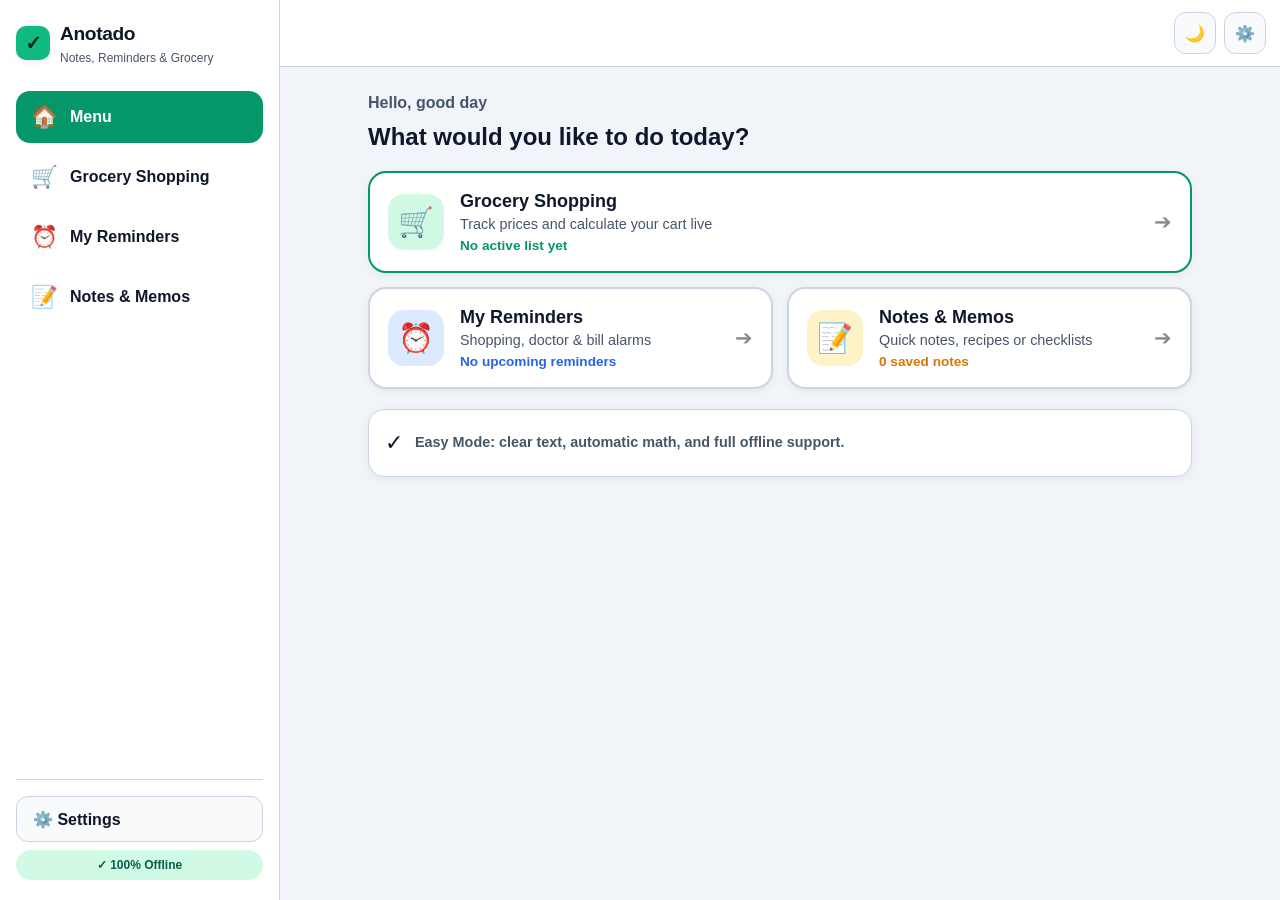
<file: index.html>
<!DOCTYPE html>
<html lang="es" data-theme="light">
<head>
  <meta charset="UTF-8">
  <meta name="viewport" content="width=device-width, initial-scale=1.0, viewport-fit=cover">
  <meta name="theme-color" content="#10b981">
  <meta name="apple-mobile-web-app-capable" content="yes">
  <meta name="apple-mobile-web-app-status-bar-style" content="default">
  <meta name="apple-mobile-web-app-title" content="Anotado">
  <meta name="description" content="Anotado: Notas rápidas, recordatorios y lista de supermercado con calculadora en vivo.">
  <title>Anotado</title>
  <link rel="manifest" href="./manifest.json">
  <link rel="icon" type="image/svg+xml" href="./assets/icon.svg">
  <link rel="icon" type="image/png" sizes="192x192" href="./assets/icon-192.png">
  <link rel="apple-touch-icon" sizes="180x180" href="./assets/icon-180.png">
  <link rel="stylesheet" href="./css/styles.css">
</head>
<body>
  <div id="app" class="app-shell">
    <!-- Tablet / Desktop Master Sidebar -->
    <aside id="sidebar" class="sidebar" aria-label="Navegación principal"></aside>

    <!-- Main Workspace -->
    <div class="main-area">
      <header id="topbar" class="topbar"></header>
      <main id="content" class="content" tabindex="-1"></main>
      <div id="sticky-bar" class="sticky-bar hidden"></div>
    </div>
  </div>

  <!-- Modal Container -->
  <div id="modal-root" class="modal-backdrop hidden" role="dialog" aria-modal="true"></div>

  <!-- Toast Container -->
  <div id="toast-root" class="toast-container" aria-live="polite"></div>

  <script type="module" src="./js/app.js"></script>
</body>
</html>
</file>
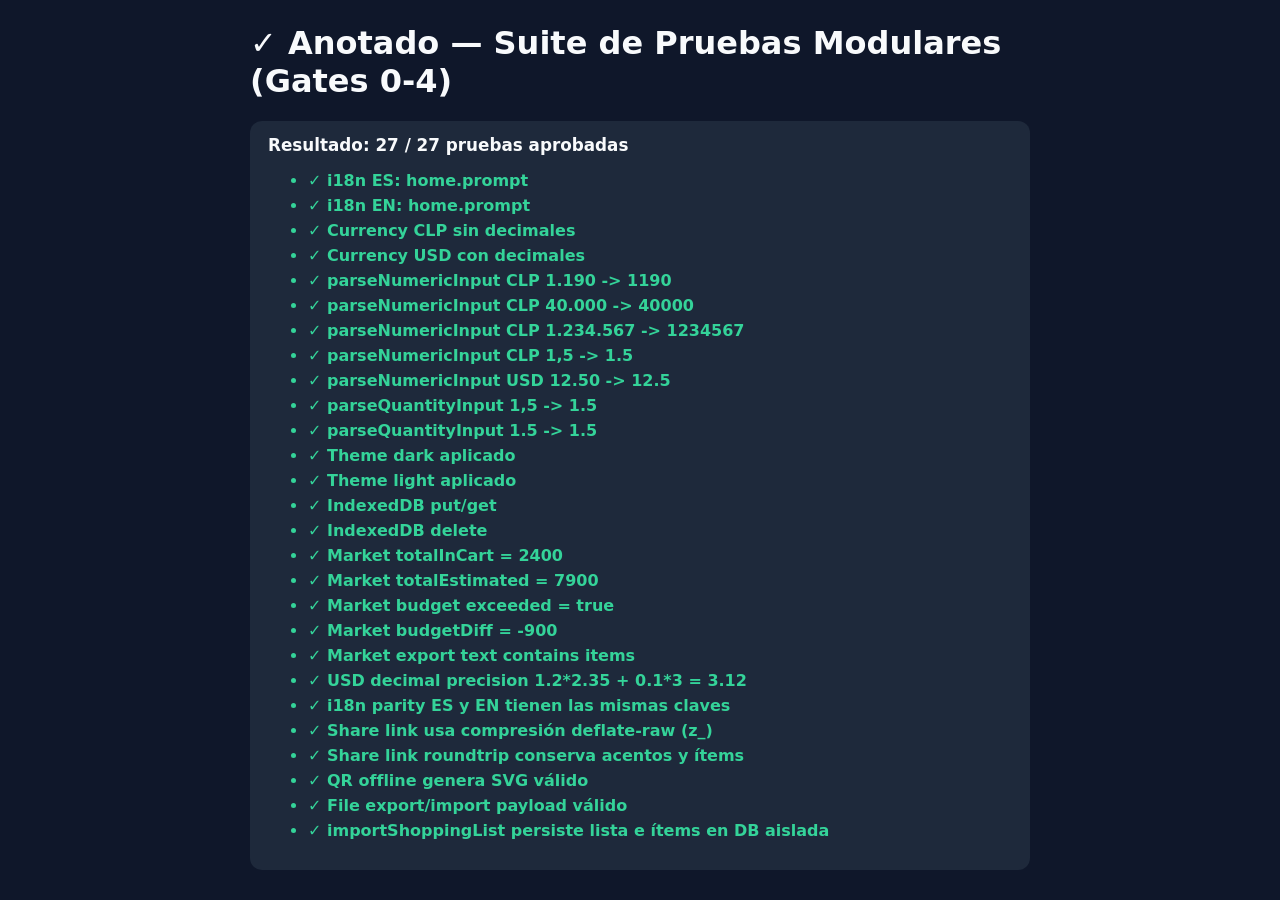
<file: tests/module-tests.html>
<!DOCTYPE html>
<html lang="es">
<head>
  <meta charset="UTF-8">
  <title>Anotado - Pruebas de Depuración Modular</title>
  <style>
    body { font-family: system-ui, sans-serif; max-width: 780px; margin: 24px auto; padding: 0 16px; background: #0f172a; color: #f8fafc; }
    .pass { color: #34d399; font-weight: 700; }
    .fail { color: #f87171; font-weight: 700; }
    .suite { background: #1e293b; border-radius: 12px; padding: 14px 18px; margin-bottom: 14px; }
    h2 { margin-top: 0; font-size: 1.05rem; }
    li { margin: 6px 0; }
  </style>
</head>
<body>
  <h1>✓ Anotado — Suite de Pruebas Modulares (Gates 0-4)</h1>
  <div id="results">Ejecutando pruebas...</div>

  <script type="module">
    import { TRANSLATIONS, setLanguage, t } from '../js/core/i18n.js';
    import { formatMoney, parseNumericInput, parseQuantityInput } from '../js/core/currency.js';
    import { applyTheme, getThemeMode } from '../js/core/theme.js';
    import { setDatabaseName, createId, putRecord, getById, getByIndex, deleteRecord, deleteByIndex } from '../js/core/db.js';
    import { generateQrSvg } from '../js/core/qr.js';
    import {
      buildListExportPayload,
      calculateListTotals,
      decodeSharePayload,
      encodeListToShareLink,
      formatListForShare,
      importShoppingList,
      parseListImportPayload
    } from '../js/modules/market.js';

    setDatabaseName('AnotadoDB_test');

    const results = [];

    function assert(name, condition) {
      results.push({ name, ok: Boolean(condition) });
    }

    async function run() {
      // Gate 0: i18n
      setLanguage('es');
      assert('i18n ES: home.prompt', t('home.prompt') === '¿Qué deseas hacer hoy?');
      setLanguage('en');
      assert('i18n EN: home.prompt', t('home.prompt') === 'What would you like to do today?');
      setLanguage('es');

      // Gate 0: Currency & Parsing (#1)
      const clp = formatMoney(40000, 'CLP');
      assert('Currency CLP sin decimales', clp.includes('40.000') && !clp.includes(',00'));
      const usd = formatMoney(12.5, 'USD');
      assert('Currency USD con decimales', usd.includes('12.50'));
      assert('parseNumericInput CLP 1.190 -> 1190', parseNumericInput('1.190', 'CLP') === 1190);
      assert('parseNumericInput CLP 40.000 -> 40000', parseNumericInput('40.000', 'CLP') === 40000);
      assert('parseNumericInput CLP 1.234.567 -> 1234567', parseNumericInput('1.234.567', 'CLP') === 1234567);
      assert('parseNumericInput CLP 1,5 -> 1.5', parseNumericInput('1,5', 'CLP') === 1.5);
      assert('parseNumericInput USD 12.50 -> 12.5', parseNumericInput('12.50', 'USD') === 12.5);
      assert('parseQuantityInput 1,5 -> 1.5', parseQuantityInput('1,5') === 1.5);
      assert('parseQuantityInput 1.5 -> 1.5', parseQuantityInput('1.5') === 1.5);

      // Gate 0: Theme
      applyTheme('dark');
      assert('Theme dark aplicado', document.documentElement.getAttribute('data-theme') === 'dark' && getThemeMode() === 'dark');
      applyTheme('light');
      assert('Theme light aplicado', document.documentElement.getAttribute('data-theme') === 'light' && getThemeMode() === 'light');

      // Gate 0: IndexedDB
      const testId = createId();
      await putRecord('notes', { id: testId, title: 'Test Note', content: 'OK', updatedAt: Date.now() });
      const loaded = await getById('notes', testId);
      assert('IndexedDB put/get', loaded && loaded.title === 'Test Note');
      await deleteRecord('notes', testId);
      const deleted = await getById('notes', testId);
      assert('IndexedDB delete', deleted === null);

      // Gate 3: Market Calculations & Export
      const items = [
        { name: 'Leche', quantity: 2, unitPrice: 1200, inCart: true },
        { name: 'Café', quantity: 1, unitPrice: 5500, inCart: false }
      ];
      const totals = calculateListTotals(items, 7000);
      assert('Market totalInCart = 2400', totals.totalInCart === 2400);
      assert('Market totalEstimated = 7900', totals.totalEstimated === 7900);
      assert('Market budget exceeded = true', totals.isExceeded === true);
      assert('Market budgetDiff = -900', totals.budgetDiff === -900);

      const shared = formatListForShare({ title: 'Supermercado', currency: 'CLP', budgetLimit: 7000 }, items);
      assert('Market export text contains items', shared.includes('Leche') && shared.includes('Café'));

      // Gate 3: Decimal rounding (#19)
      const usdItems = [
        { name: 'Cheese', quantity: 1.2, unitPrice: 2.35, inCart: true },
        { name: 'Herb', quantity: 0.1, unitPrice: 3.0, inCart: true }
      ];
      const usdTotals = calculateListTotals(usdItems, 5, 'USD');
      assert('USD decimal precision 1.2*2.35 + 0.1*3 = 3.12', usdTotals.totalInCart === 3.12);

      // Gate 0: i18n parity ES/EN (#13)
      const collectKeys = (obj, prefix = '') =>
        Object.keys(obj).flatMap((k) => {
          const full = prefix ? `${prefix}.${k}` : k;
          return typeof obj[k] === 'object' && obj[k] !== null ? collectKeys(obj[k], full) : [full];
        });
      const esKeys = collectKeys(TRANSLATIONS.es).sort().join('|');
      const enKeys = collectKeys(TRANSLATIONS.en).sort().join('|');
      assert('i18n parity ES y EN tienen las mismas claves', esKeys === enKeys);

      // Gate 3: Share Link (deflate-raw) + QR SVG + File Export/Import roundtrip
      const sampleList = { title: 'Súper Ñuñoa', currency: 'CLP', budgetLimit: 35000 };
      const sampleItems = [
        { name: 'Café Molido', category: 'Abarrotes', quantity: 1, unit: 'un', unitPrice: 5490, inCart: false },
        { name: 'Queso Gauda', category: 'Lácteos', quantity: 1.5, unit: 'kg', unitPrice: 8990, inCart: true }
      ];
      const token = await encodeListToShareLink(sampleList, sampleItems);
      assert('Share link usa compresión deflate-raw (z_)', token.startsWith('z_'));
      const shareUrl = `https://dnavarg.github.io/anotado/#import/${token}`;
      const decodedLink = await decodeSharePayload(shareUrl);
      assert('Share link roundtrip conserva acentos y ítems', decodedLink.list.title === 'Súper Ñuñoa' && decodedLink.items.length === 2 && decodedLink.items[1].quantity === 1.5);

      const qrSvg = generateQrSvg(shareUrl);
      assert('QR offline genera SVG válido', typeof qrSvg === 'string' && qrSvg.startsWith('<svg') && qrSvg.includes('<path'));

      const filePayload = buildListExportPayload(sampleList, sampleItems);
      const parsedFile = parseListImportPayload(filePayload);
      assert('File export/import payload válido', parsedFile.list.currency === 'CLP' && parsedFile.items[0].name === 'Café Molido');

      const importedList = await importShoppingList(decodedLink);
      const importedProducts = await getByIndex('products', 'listId', importedList.id);
      assert('importShoppingList persiste lista e ítems en DB aislada', importedProducts.length === 2);
      await deleteByIndex('products', 'listId', importedList.id);
      await deleteRecord('shopping_lists', importedList.id);

      const passed = results.filter((r) => r.ok).length;
      const root = document.getElementById('results');
      root.innerHTML = `
        <div class="suite">
          <h2>Resultado: ${passed} / ${results.length} pruebas aprobadas</h2>
          <ul>
            ${results.map((r) => `<li class="${r.ok ? 'pass' : 'fail'}">${r.ok ? '✓' : '✕'} ${r.name}</li>`).join('')}
          </ul>
        </div>
      `;
    }

    run();
  </script>
</body>
</html>
</file>
<file: css/styles.css>
/* ==========================================================================
   Anotado PWA - Sistema de Diseño Accesible (Claro / Oscuro / Tablet / Móvil)
   ========================================================================== */

:root,
[data-theme="light"] {
  --bg: #f1f5f9;
  --surface: #ffffff;
  --surface-subtle: #f8fafc;
  --surface-hover: #e2e8f0;
  --text: #0f172a;
  --text-muted: #475569;
  --border: #cbd5e1;
  --border-strong: #94a3b8;
  --primary: #059669;
  --primary-bright: #10b981;
  --primary-text: #ffffff;
  --primary-soft: #d1fae5;
  --primary-soft-text: #065f46;
  --blue: #2563eb;
  --blue-soft: #dbeafe;
  --blue-soft-text: #1e40af;
  --amber: #d97706;
  --amber-soft: #fef3c7;
  --amber-soft-text: #92400e;
  --danger: #dc2626;
  --danger-soft: #fee2e2;
  --danger-soft-text: #991b1b;
  --shadow: 0 2px 8px rgba(15, 23, 42, 0.06);
  --shadow-lg: 0 -4px 18px rgba(15, 23, 42, 0.08);
}

[data-theme="dark"] {
  --bg: #090d16;
  --surface: #111827;
  --surface-subtle: #1e293b;
  --surface-hover: #334155;
  --text: #f8fafc;
  --text-muted: #94a3b8;
  --border: #1e293b;
  --border-strong: #334155;
  --primary: #10b981;
  --primary-bright: #34d399;
  --primary-text: #022c22;
  --primary-soft: rgba(16, 185, 129, 0.16);
  --primary-soft-text: #34d399;
  --blue: #3b82f6;
  --blue-soft: rgba(59, 130, 246, 0.18);
  --blue-soft-text: #93c5fd;
  --amber: #f59e0b;
  --amber-soft: rgba(245, 158, 11, 0.18);
  --amber-soft-text: #fcd34d;
  --danger: #ef4444;
  --danger-soft: rgba(239, 68, 68, 0.18);
  --danger-soft-text: #fca5a5;
  --shadow: 0 2px 10px rgba(0, 0, 0, 0.35);
  --shadow-lg: 0 -4px 20px rgba(0, 0, 0, 0.5);
}

* {
  box-sizing: border-box;
  -webkit-tap-highlight-color: transparent;
}

html, body {
  margin: 0;
  padding: 0;
  background-color: var(--bg);
  color: var(--text);
  font-family: -apple-system, BlinkMacSystemFont, "Segoe UI", Roboto, Helvetica, Arial, sans-serif;
  font-size: 16px;
  line-height: 1.5;
  min-height: 100%;
  transition: background-color 0.2s ease, color 0.2s ease;
}

button, input, select, textarea {
  font-family: inherit;
  font-size: 16px;
  color: inherit;
}

/* App Shell & Responsive Master-Detail */
.app-shell {
  display: flex;
  min-height: 100vh;
}

.sidebar {
  display: none;
}

.main-area {
  flex: 1;
  display: flex;
  flex-direction: column;
  min-width: 0;
  min-height: 100vh;
}

.topbar {
  position: sticky;
  top: 0;
  z-index: 30;
  display: flex;
  align-items: center;
  justify-content: space-between;
  gap: 8px;
  padding: calc(12px + env(safe-area-inset-top)) 14px 12px;
  background-color: var(--surface);
  border-bottom: 1px solid var(--border);
}

.topbar-center {
  flex: 1;
  min-width: 0;
  display: flex;
  justify-content: center;
}

.topbar-select {
  width: 100%;
  max-width: 260px;
  min-height: 40px;
  padding: 6px 12px;
  border-radius: 10px;
  border: 1px solid var(--border-strong);
  background-color: var(--surface-subtle);
  color: var(--text);
  font-weight: 800;
  font-size: 0.92rem;
  text-overflow: ellipsis;
}

.content {
  flex: 1;
  width: 100%;
  max-width: 880px;
  margin: 0 auto;
  padding: 16px 16px 120px;
}

/* Tablet / Desktop >= 768px */
@media (min-width: 768px) {
  .sidebar {
    display: flex;
    flex-direction: column;
    width: 280px;
    flex-shrink: 0;
    background-color: var(--surface);
    border-right: 1px solid var(--border);
    padding: 20px 16px;
    position: sticky;
    top: 0;
    height: 100vh;
    overflow-y: auto;
  }

  .mobile-only {
    display: none !important;
  }

  .content {
    padding: 24px 28px 130px;
  }
}

/* Brand & Logo */
.brand {
  display: flex;
  align-items: center;
  gap: 10px;
}

.brand-icon {
  width: 34px;
  height: 34px;
  border-radius: 10px;
  background-color: var(--primary-bright);
  color: #06281e;
  display: flex;
  align-items: center;
  justify-content: center;
  font-weight: 900;
  font-size: 20px;
  flex-shrink: 0;
  box-shadow: var(--shadow);
}

.brand-title {
  font-size: 1.2rem;
  font-weight: 800;
  letter-spacing: -0.02em;
  margin: 0;
}

.brand-sub {
  font-size: 0.75rem;
  color: var(--text-muted);
  display: block;
}

/* Buttons (Adult-Friendly Large Touch Targets) */
.btn {
  display: inline-flex;
  align-items: center;
  justify-content: center;
  gap: 8px;
  min-height: 46px;
  padding: 10px 16px;
  border-radius: 12px;
  border: 1px solid transparent;
  font-weight: 700;
  cursor: pointer;
  transition: transform 0.1s ease, background-color 0.15s ease;
}

.btn:active {
  transform: scale(0.98);
}

.btn-sm {
  min-height: 44px;
  padding: 6px 14px;
  font-size: 0.875rem;
  border-radius: 10px;
}

.btn-touch {
  min-height: 44px;
  min-width: 44px;
  padding: 4px 10px;
}

.btn-primary {
  background-color: var(--primary);
  color: var(--primary-text);
}

.btn-blue {
  background-color: var(--blue);
  color: #ffffff;
}

.btn-amber {
  background-color: var(--amber);
  color: #ffffff;
}

.btn-danger {
  background-color: var(--danger);
  color: #ffffff;
}

.btn-ghost {
  background-color: var(--surface-subtle);
  border-color: var(--border);
  color: var(--text);
}

.btn-ghost:hover {
  background-color: var(--surface-hover);
}

.btn-icon {
  min-height: 42px;
  min-width: 42px;
  padding: 8px;
  border-radius: 12px;
  background-color: var(--surface-subtle);
  border: 1px solid var(--border);
  cursor: pointer;
  display: inline-flex;
  align-items: center;
  justify-content: center;
}

/* Sidebar Nav Items */
.nav-list {
  display: flex;
  flex-direction: column;
  gap: 8px;
  margin-top: 24px;
}

.nav-item {
  display: flex;
  align-items: center;
  gap: 12px;
  width: 100%;
  padding: 12px 14px;
  border-radius: 14px;
  border: 1px solid transparent;
  background: transparent;
  text-align: left;
  cursor: pointer;
  font-weight: 600;
  color: var(--text);
}

.nav-item:hover {
  background-color: var(--surface-subtle);
}

.nav-item.active {
  background-color: var(--primary);
  color: var(--primary-text);
  font-weight: 800;
}

.nav-item .nav-emoji {
  font-size: 1.35rem;
}

/* Home Hub Cards */
.hub-grid {
  display: grid;
  grid-template-columns: 1fr;
  gap: 14px;
  margin-top: 14px;
}

@media (min-width: 768px) {
  .hub-grid {
    grid-template-columns: repeat(2, 1fr);
  }
  .hub-card-featured {
    grid-column: span 2;
  }
}

.hub-card {
  display: flex;
  align-items: center;
  gap: 16px;
  width: 100%;
  padding: 18px;
  border-radius: 18px;
  background-color: var(--surface);
  border: 2px solid var(--border);
  box-shadow: var(--shadow);
  text-align: left;
  cursor: pointer;
  transition: transform 0.12s ease, border-color 0.15s ease;
}

.hub-card:hover {
  border-color: var(--primary);
}

.hub-card:active {
  transform: scale(0.99);
}

.hub-card-featured {
  border-color: var(--primary);
}

.hub-icon {
  width: 56px;
  height: 56px;
  border-radius: 16px;
  display: flex;
  align-items: center;
  justify-content: center;
  font-size: 1.8rem;
  flex-shrink: 0;
}

.hub-icon-green { background-color: var(--primary-soft); color: var(--primary-soft-text); }
.hub-icon-blue { background-color: var(--blue-soft); color: var(--blue-soft-text); }
.hub-icon-amber { background-color: var(--amber-soft); color: var(--amber-soft-text); }

.hub-title {
  font-size: 1.125rem;
  font-weight: 800;
  margin: 0 0 4px;
  display: flex;
  align-items: center;
  gap: 8px;
  flex-wrap: wrap;
}

.hub-desc {
  font-size: 0.9rem;
  color: var(--text-muted);
  margin: 0;
}

.hub-meta {
  font-size: 0.85rem;
  font-weight: 700;
  margin-top: 6px;
}

/* Generic Card & Badges */
.card {
  background-color: var(--surface);
  border: 1px solid var(--border);
  border-radius: 16px;
  padding: 16px;
  box-shadow: var(--shadow);
}

.badge {
  display: inline-flex;
  align-items: center;
  gap: 4px;
  padding: 3px 10px;
  border-radius: 999px;
  font-size: 0.75rem;
  font-weight: 800;
}

.badge-green { background-color: var(--primary-soft); color: var(--primary-soft-text); }
.badge-blue { background-color: var(--blue-soft); color: var(--blue-soft-text); }
.badge-amber { background-color: var(--amber-soft); color: var(--amber-soft-text); }
.badge-red { background-color: var(--danger-soft); color: var(--danger-soft-text); }

/* Market Mode / Product Rows */
.toolbar {
  display: flex;
  flex-wrap: wrap;
  align-items: center;
  justify-content: space-between;
  gap: 10px;
  margin-bottom: 16px;
}

.chip-row {
  display: flex;
  gap: 8px;
  overflow-x: auto;
  padding-bottom: 6px;
  margin-bottom: 14px;
}

.chip {
  padding: 8px 14px;
  border-radius: 999px;
  border: 1px solid var(--border);
  background-color: var(--surface);
  font-size: 0.875rem;
  font-weight: 700;
  white-space: nowrap;
  cursor: pointer;
}

.chip.active {
  background-color: var(--primary);
  color: var(--primary-text);
  border-color: var(--primary);
}

.product-list {
  display: flex;
  flex-direction: column;
  gap: 10px;
}

.product-row {
  display: flex;
  align-items: center;
  gap: 12px;
  padding: 14px;
  border-radius: 16px;
  background-color: var(--surface);
  border: 1px solid var(--border);
  box-shadow: var(--shadow);
  transition: opacity 0.15s ease;
}

.product-row.in-cart {
  opacity: 0.6;
  background-color: var(--surface-subtle);
}

.product-row.in-cart .product-name {
  text-decoration: line-through;
}

.check-circle {
  width: 30px;
  height: 30px;
  border-radius: 50%;
  border: 2px solid var(--border-strong);
  background: transparent;
  display: flex;
  align-items: center;
  justify-content: center;
  font-size: 16px;
  font-weight: 900;
  cursor: pointer;
  flex-shrink: 0;
}

.check-circle.checked {
  background-color: var(--primary-bright);
  border-color: var(--primary-bright);
  color: #06281e;
}

.product-info {
  flex: 1;
  min-width: 0;
}

.product-name {
  font-size: 1rem;
  font-weight: 700;
  word-break: break-word;
}

.product-sub {
  font-size: 0.85rem;
  color: var(--text-muted);
  display: flex;
  flex-wrap: wrap;
  align-items: center;
  gap: 8px;
  margin-top: 2px;
}

.product-actions {
  display: flex;
  flex-direction: column;
  align-items: flex-end;
  gap: 4px;
}

.price-tag {
  font-family: ui-monospace, SFMono-Regular, Menlo, Monaco, Consolas, monospace;
  font-size: 1.05rem;
  font-weight: 800;
  color: var(--primary);
}

/* Sticky Bottom Summary Bar */
.sticky-bar {
  position: fixed;
  bottom: 0;
  left: 0;
  right: 0;
  z-index: 25;
  background-color: var(--surface);
  border-top: 2px solid var(--border);
  box-shadow: var(--shadow-lg);
  padding: 12px 16px calc(12px + env(safe-area-inset-bottom));
}

@media (min-width: 768px) {
  .sticky-bar {
    left: 280px;
  }
}

.sticky-inner {
  max-width: 840px;
  margin: 0 auto;
  display: flex;
  flex-direction: column;
  gap: 6px;
}

.totals-row {
  display: flex;
  justify-content: space-between;
  align-items: baseline;
  gap: 12px;
}

.mono-num {
  font-family: ui-monospace, SFMono-Regular, Menlo, Monaco, Consolas, monospace;
  font-weight: 800;
}

.progress-track {
  width: 100%;
  height: 8px;
  border-radius: 999px;
  background-color: var(--surface-hover);
  overflow: hidden;
}

.progress-fill {
  height: 100%;
  background-color: var(--primary-bright);
  transition: width 0.25s ease, background-color 0.25s ease;
}

.progress-fill.exceeded {
  background-color: var(--danger);
}

/* Forms & Inputs */
.field {
  display: flex;
  flex-direction: column;
  gap: 6px;
  margin-bottom: 14px;
}

.field label {
  font-size: 0.9rem;
  font-weight: 700;
}

.input, .select, .textarea {
  width: 100%;
  min-height: 46px;
  padding: 10px 14px;
  border-radius: 12px;
  border: 1px solid var(--border-strong);
  background-color: var(--surface-subtle);
  color: var(--text);
}

.textarea {
  min-height: 110px;
  resize: vertical;
}

.input:focus, .select:focus, .textarea:focus {
  outline: 2px solid var(--primary);
  border-color: transparent;
}

.grid-2 {
  display: grid;
  grid-template-columns: 1fr 1fr;
  gap: 12px;
}

/* Modal */
.modal-backdrop {
  position: fixed;
  inset: 0;
  z-index: 50;
  background-color: rgba(0, 0, 0, 0.55);
  display: flex;
  align-items: flex-end;
  justify-content: center;
  padding: 0;
}

@media (min-width: 640px) {
  .modal-backdrop {
    align-items: center;
    padding: 16px;
  }
}

.modal-card {
  width: 100%;
  max-width: 520px;
  max-height: 90vh;
  overflow-y: auto;
  background-color: var(--surface);
  color: var(--text);
  border-radius: 22px 22px 0 0;
  padding: 20px;
  border: 1px solid var(--border);
  box-shadow: 0 20px 50px rgba(0, 0, 0, 0.4);
}

@media (min-width: 640px) {
  .modal-card {
    border-radius: 22px;
  }
}

.modal-header {
  display: flex;
  align-items: center;
  justify-content: space-between;
  margin-bottom: 16px;
  padding-bottom: 10px;
  border-bottom: 1px solid var(--border);
}

.modal-title {
  font-size: 1.15rem;
  font-weight: 800;
  margin: 0;
}

/* Toast */
.toast-container {
  position: fixed;
  top: 16px;
  left: 50%;
  transform: translateX(-50%);
  z-index: 60;
  display: flex;
  flex-direction: column;
  gap: 8px;
  width: min(92vw, 400px);
  pointer-events: none;
}

.toast {
  background-color: #0f172a;
  color: #f8fafc;
  padding: 12px 16px;
  border-radius: 12px;
  font-size: 0.9rem;
  font-weight: 700;
  box-shadow: 0 10px 25px rgba(0, 0, 0, 0.3);
  border: 1px solid #334155;
  display: flex;
  align-items: center;
  justify-content: space-between;
  gap: 12px;
  pointer-events: auto;
}

.toast-action {
  background-color: var(--primary-bright);
  color: #06281e;
  border: none;
  border-radius: 8px;
  padding: 6px 12px;
  font-size: 0.85rem;
  font-weight: 800;
  cursor: pointer;
  flex-shrink: 0;
}

.hidden {
  display: none !important;
}

.empty-state {
  text-align: center;
  padding: 36px 20px;
  border-radius: 16px;
  border: 2px dashed var(--border);
  color: var(--text-muted);
}

.smart-link-box {
  padding: 14px;
  border-radius: 14px;
  background-color: var(--primary-soft);
  color: var(--primary-soft-text);
  border: 1px solid var(--primary);
  margin-bottom: 14px;
}

.switch-row {
  display: flex;
  align-items: center;
  justify-content: space-between;
  gap: 12px;
  cursor: pointer;
}

.switch-row input[type="checkbox"] {
  width: 24px;
  height: 24px;
  accent-color: var(--primary);
  flex-shrink: 0;
}
</file>
